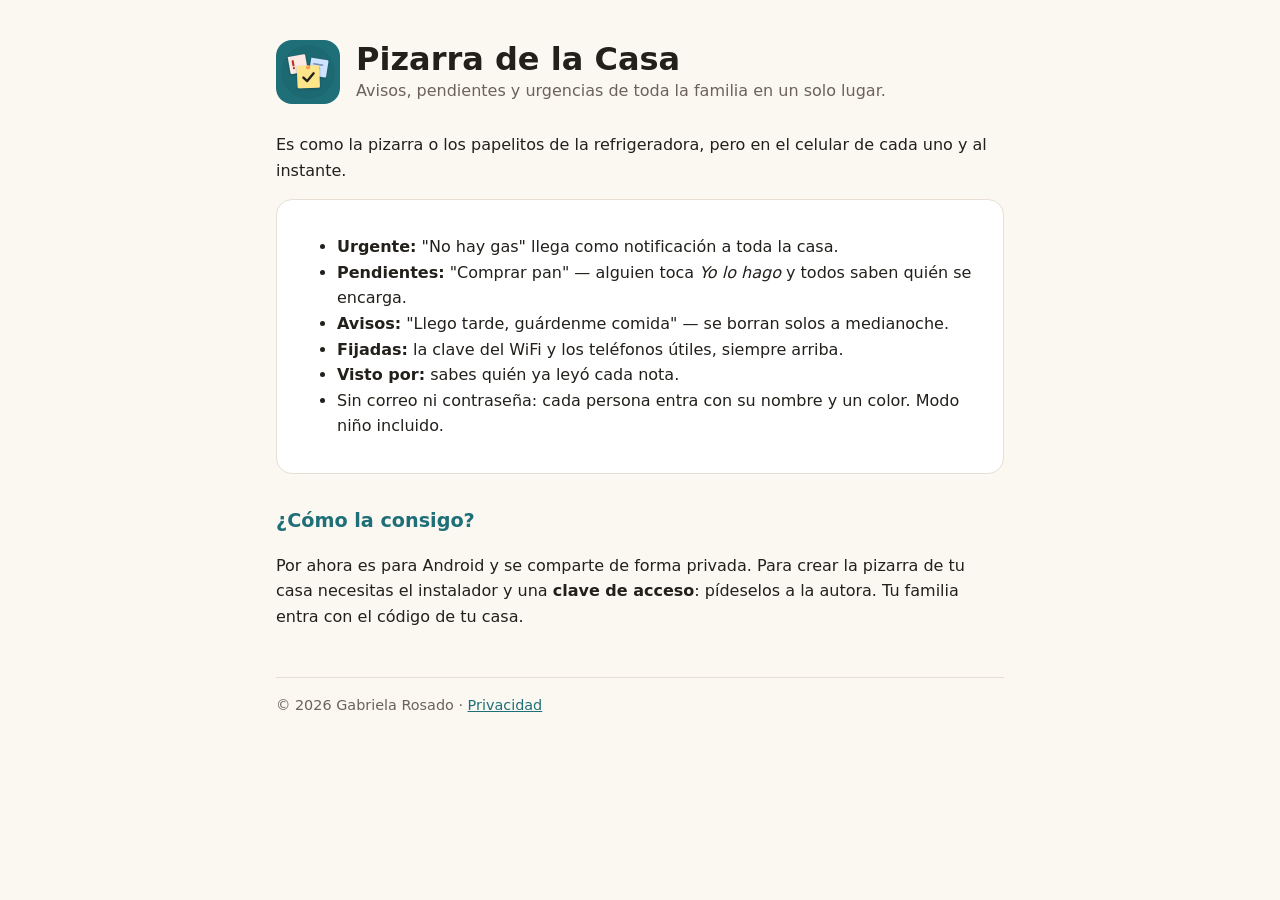
<file: index.html>
<!doctype html>
<html lang="es">
<head>
  <meta charset="utf-8">
  <meta name="viewport" content="width=device-width, initial-scale=1">
  <title>Pizarra de la Casa</title>
  <meta name="description" content="La pizarra de tu familia en el celular: avisos, pendientes y urgencias de toda la casa en un solo lugar.">
  <link rel="icon" href="icono.png">
  <link rel="stylesheet" href="estilo.css">
</head>
<body>
<main>
  <header>
    <img src="icono.png" alt="">
    <div>
      <h1>Pizarra de la Casa</h1>
      <p class="muted" style="margin:0">Avisos, pendientes y urgencias de toda la familia en un solo lugar.</p>
    </div>
  </header>

  <p>Es como la pizarra o los papelitos de la refrigeradora, pero en el celular de cada uno y al instante.</p>
  <div class="card">
    <ul>
      <li><strong>Urgente:</strong> "No hay gas" llega como notificación a toda la casa.</li>
      <li><strong>Pendientes:</strong> "Comprar pan" — alguien toca <em>Yo lo hago</em> y todos saben quién se encarga.</li>
      <li><strong>Avisos:</strong> "Llego tarde, guárdenme comida" — se borran solos a medianoche.</li>
      <li><strong>Fijadas:</strong> la clave del WiFi y los teléfonos útiles, siempre arriba.</li>
      <li><strong>Visto por:</strong> sabes quién ya leyó cada nota.</li>
      <li>Sin correo ni contraseña: cada persona entra con su nombre y un color. Modo niño incluido.</li>
    </ul>
  </div>

  <h2>¿Cómo la consigo?</h2>
  <p>Por ahora es para Android y se comparte de forma privada. Para crear la pizarra de tu casa necesitas el instalador y una <strong>clave de acceso</strong>: pídeselos a la autora. Tu familia entra con el código de tu casa.</p>

  <footer>© 2026 Gabriela Rosado · <a href="privacidad.html">Privacidad</a></footer>
</main>
</body>
</html>
</file>
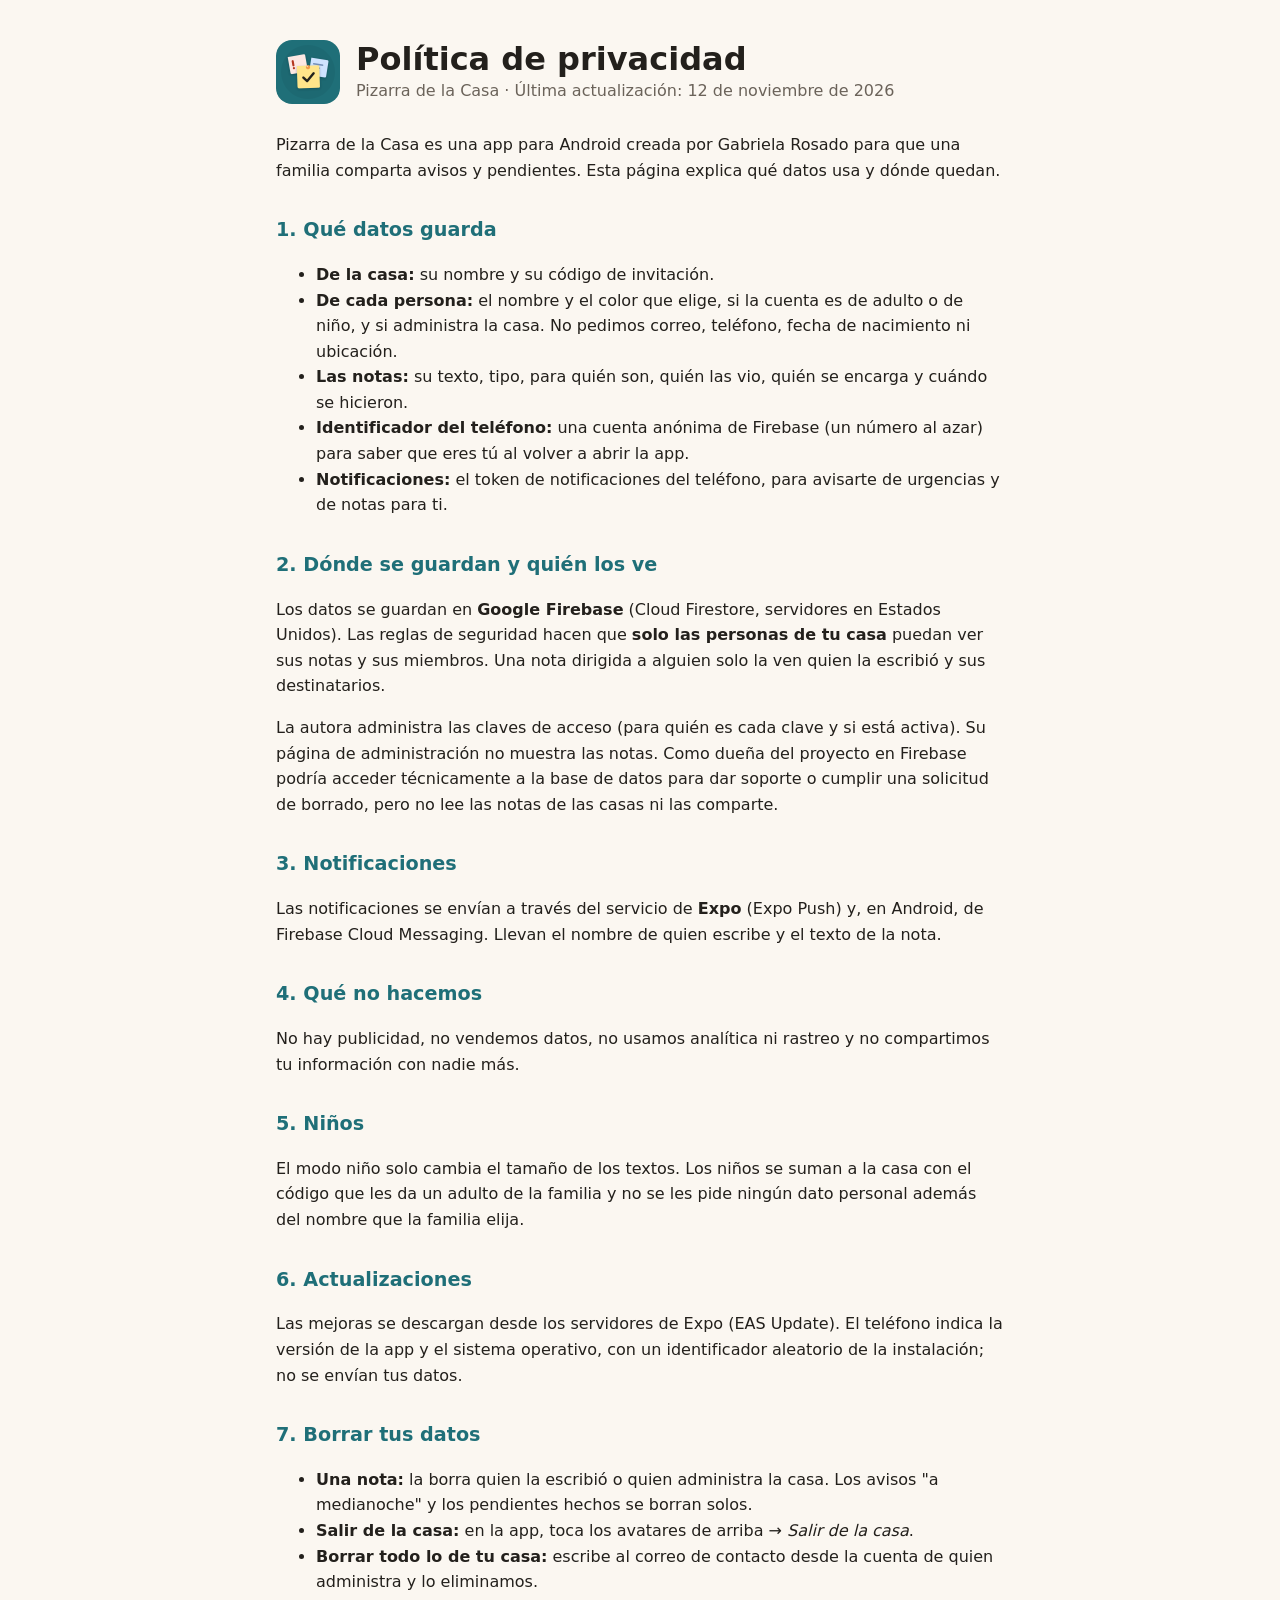
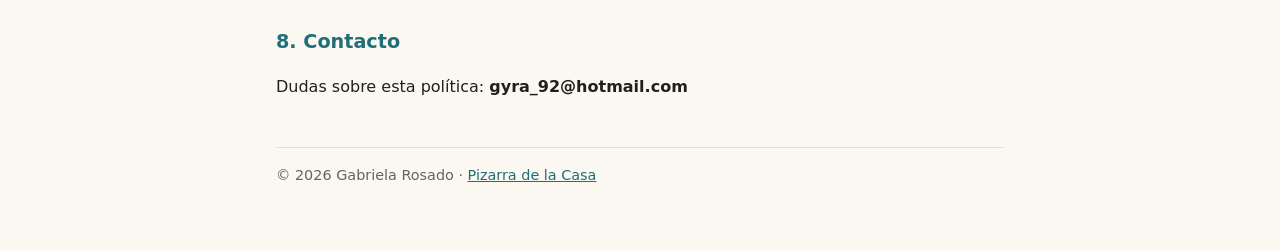
<file: privacidad.html>
<!doctype html>
<html lang="es">
<head>
  <meta charset="utf-8">
  <meta name="viewport" content="width=device-width, initial-scale=1">
  <title>Privacidad · Pizarra de la Casa</title>
  <link rel="icon" href="icono.png">
  <link rel="stylesheet" href="estilo.css">
</head>
<body>
<main>
  <header>
    <img src="icono.png" alt="">
    <div>
      <h1>Política de privacidad</h1>
      <p class="muted" style="margin:0">Pizarra de la Casa · Última actualización: 12 de noviembre de 2026</p>
    </div>
  </header>

  <p>Pizarra de la Casa es una app para Android creada por Gabriela Rosado para que una familia comparta avisos y pendientes. Esta página explica qué datos usa y dónde quedan.</p>

  <h2>1. Qué datos guarda</h2>
  <ul>
    <li><strong>De la casa:</strong> su nombre y su código de invitación.</li>
    <li><strong>De cada persona:</strong> el nombre y el color que elige, si la cuenta es de adulto o de niño, y si administra la casa. No pedimos correo, teléfono, fecha de nacimiento ni ubicación.</li>
    <li><strong>Las notas:</strong> su texto, tipo, para quién son, quién las vio, quién se encarga y cuándo se hicieron.</li>
    <li><strong>Identificador del teléfono:</strong> una cuenta anónima de Firebase (un número al azar) para saber que eres tú al volver a abrir la app.</li>
    <li><strong>Notificaciones:</strong> el token de notificaciones del teléfono, para avisarte de urgencias y de notas para ti.</li>
  </ul>

  <h2>2. Dónde se guardan y quién los ve</h2>
  <p>Los datos se guardan en <strong>Google Firebase</strong> (Cloud Firestore, servidores en Estados Unidos). Las reglas de seguridad hacen que <strong>solo las personas de tu casa</strong> puedan ver sus notas y sus miembros. Una nota dirigida a alguien solo la ven quien la escribió y sus destinatarios.</p>
  <p>La autora administra las claves de acceso (para quién es cada clave y si está activa). Su página de administración no muestra las notas. Como dueña del proyecto en Firebase podría acceder técnicamente a la base de datos para dar soporte o cumplir una solicitud de borrado, pero no lee las notas de las casas ni las comparte.</p>

  <h2>3. Notificaciones</h2>
  <p>Las notificaciones se envían a través del servicio de <strong>Expo</strong> (Expo Push) y, en Android, de Firebase Cloud Messaging. Llevan el nombre de quien escribe y el texto de la nota.</p>

  <h2>4. Qué no hacemos</h2>
  <p>No hay publicidad, no vendemos datos, no usamos analítica ni rastreo y no compartimos tu información con nadie más.</p>

  <h2>5. Niños</h2>
  <p>El modo niño solo cambia el tamaño de los textos. Los niños se suman a la casa con el código que les da un adulto de la familia y no se les pide ningún dato personal además del nombre que la familia elija.</p>

  <h2>6. Actualizaciones</h2>
  <p>Las mejoras se descargan desde los servidores de Expo (EAS Update). El teléfono indica la versión de la app y el sistema operativo, con un identificador aleatorio de la instalación; no se envían tus datos.</p>

  <h2>7. Borrar tus datos</h2>
  <ul>
    <li><strong>Una nota:</strong> la borra quien la escribió o quien administra la casa. Los avisos "a medianoche" y los pendientes hechos se borran solos.</li>
    <li><strong>Salir de la casa:</strong> en la app, toca los avatares de arriba → <em>Salir de la casa</em>.</li>
    <li><strong>Borrar todo lo de tu casa:</strong> escribe al correo de contacto desde la cuenta de quien administra y lo eliminamos.</li>
  </ul>

  <h2>8. Contacto</h2>
  <p>Dudas sobre esta política: <strong>gyra_92@hotmail.com</strong></p>

  <footer>© 2026 Gabriela Rosado · <a href="index.html">Pizarra de la Casa</a></footer>
</main>
</body>
</html>
</file>
<file: estilo.css>
:root { --bg:#FBF7F1; --fg:#23201C; --muted:#6B635A; --main:#1F6F78; --card:#FFFFFF; --line:#E7DFD3; --ok:#CDEFD9; --off:#FDE8E3; --offTxt:#B4361E; --nota:#FFE58A }
@media (prefers-color-scheme: dark) { :root { --bg:#1B1816; --fg:#F2ECE6; --muted:#B5AAA1; --main:#6FB3A3; --card:#26221F; --line:#3A342F; --ok:#25412F; --off:#4A2620; --offTxt:#F2A08F; --nota:#5A4C17 } }
* { box-sizing: border-box }
body { margin:0; background:var(--bg); color:var(--fg); font:16px/1.6 system-ui, -apple-system, "Segoe UI", Roboto, sans-serif }
main { max-width: 760px; margin: 0 auto; padding: 40px max(16px, env(safe-area-inset-left)) 64px max(16px, env(safe-area-inset-right)) }
header { display:flex; align-items:center; gap:16px; margin-bottom: 28px }
header img { width:64px; height:64px; border-radius:16px }
h1 { font-size: 2rem; line-height:1.15; margin:0 }
h2 { font-size: 1.2rem; margin: 32px 0 8px; color: var(--main) }
.muted { color: var(--muted) }
.card { background: var(--card); border:1px solid var(--line); border-radius:16px; padding: 18px 20px; margin: 16px 0 }
a { color: var(--main) }
button { height:44px; border:0; border-radius:12px; padding:0 18px; font:inherit; font-weight:600; background:var(--main); color:#fff; cursor:pointer }
button.sec { background: transparent; color: var(--fg); border:1px solid var(--line) }
input { height:44px; border:1px solid var(--line); border-radius:12px; padding:0 12px; font:inherit; background:var(--card); color:var(--fg); flex:1; min-width:160px }
form { display:flex; gap:8px; flex-wrap:wrap }
.tabla { overflow-x:auto; border:1px solid var(--line); border-radius:16px; background:var(--card) }
table { border-collapse:collapse; width:100% } th, td { text-align:left; padding:10px 12px; border-bottom:1px solid var(--line); white-space:nowrap }
th { font-size:13px; color:var(--muted) } .mono { font-family: ui-monospace, monospace; font-weight:600 }
.estado { font-size:13px; font-weight:600; padding:2px 10px; border-radius:10px } .ok { background:var(--ok) } .off { background:var(--off); color:var(--offTxt) }
.aviso { background: var(--nota); color: #23201C; border-radius:14px; padding:14px 16px; margin: 16px 0 }
footer { margin-top: 48px; padding-top: 16px; border-top: 1px solid var(--line); font-size: .9rem; color: var(--muted) }
[hidden] { display:none !important }
</file>
